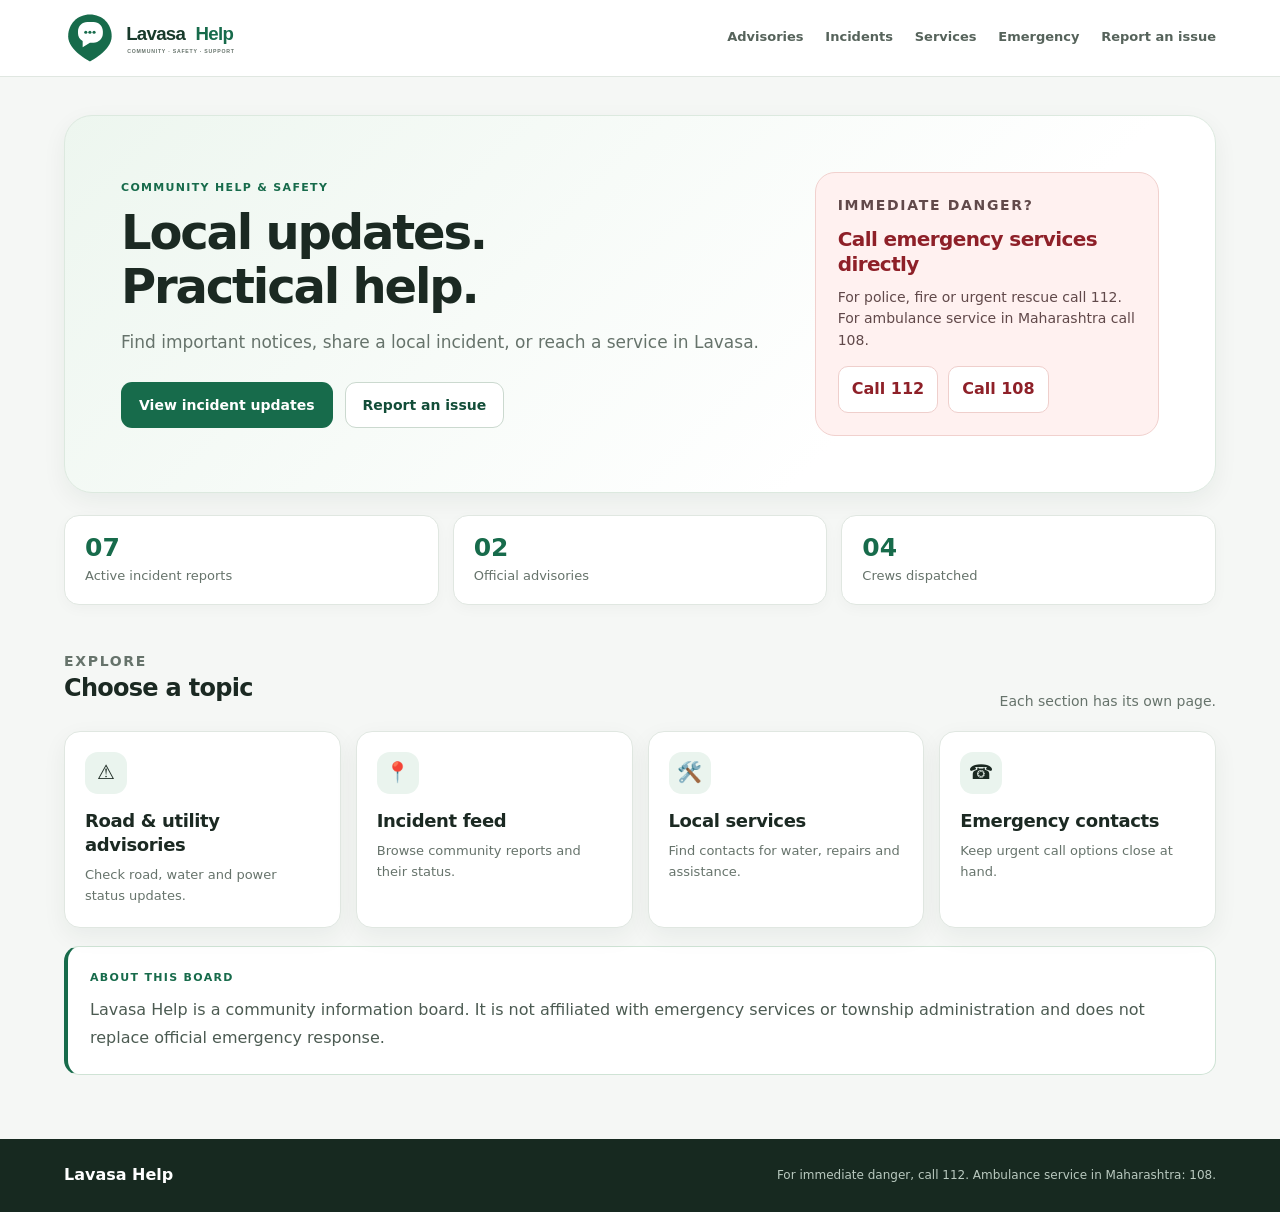
<file: index.html>
<!doctype html>
<html lang="en">
<head>
  <meta charset="utf-8">
  <meta name="viewport" content="width=device-width, initial-scale=1">
  <meta name="description" content="Community updates, local services and emergency contacts for Lavasa.">
  <title>Lavasa Help | Community support</title>
  <link rel="stylesheet" href="./lavasa.css">
  <script src="./lavasa.js" defer></script>
<link rel="icon" type="image/svg+xml" href="./lavasa-logo.svg"></head>
<body data-page="home">
  <header class="site-header"><div class="header-inner">
    <a class="brand" href="./lavasa-help.html" aria-label="Lavasa Help home"><img src="./lavasa-logo.svg" alt="Lavasa Help"></a>
    <nav class="site-nav" aria-label="Main navigation">
      <a data-page-link="advisories" href="./advisories.html">Advisories</a>
      <a data-page-link="incidents" href="./incidents.html">Incidents</a>
      <a data-page-link="services" href="./services.html">Services</a>
      <a data-page-link="emergency" href="./emergency.html">Emergency</a>
      <a data-page-link="report" href="./report.html">Report an issue</a>
    </nav>
  </div></header>
  <main class="container">
    <section class="hero">
      <div>
        <p class="eyebrow">Community help &amp; safety</p>
        <h1>Local updates.<br>Practical help.</h1>
        <p class="lead">Find important notices, share a local incident, or reach a service in Lavasa.</p>
        <div class="hero-actions"><a class="button button-primary" href="./incidents.html">View incident updates</a><a class="button button-secondary" href="./report.html">Report an issue</a></div>
      </div>
      <aside class="urgent-box">
        <p class="eyebrow">Immediate danger?</p>
        <h2>Call emergency services directly</h2>
        <p>For police, fire or urgent rescue call 112. For ambulance service in Maharashtra call 108.</p>
        <div class="call-row"><a class="call-chip" href="tel:112">Call 112</a><a class="call-chip" href="tel:108">Call 108</a></div>
      </aside>
    </section>
    <section class="metrics" aria-label="Community overview">
      <div class="metric"><strong>07</strong><span>Active incident reports</span></div>
      <div class="metric"><strong>02</strong><span>Official advisories</span></div>
      <div class="metric"><strong>04</strong><span>Crews dispatched</span></div>
    </section>
    <section>
      <div class="section-head"><div><p class="eyebrow">Explore</p><h2>Choose a topic</h2></div><p>Each section has its own page.</p></div>
      <div class="topic-grid">
        <a class="topic-card" href="./advisories.html"><span class="topic-icon">⚠️</span><h3>Road &amp; utility advisories</h3><p>Check road, water and power status updates.</p></a>
        <a class="topic-card" href="./incidents.html"><span class="topic-icon">📍</span><h3>Incident feed</h3><p>Browse community reports and their status.</p></a>
        <a class="topic-card" href="./services.html"><span class="topic-icon">🛠️</span><h3>Local services</h3><p>Find contacts for water, repairs and assistance.</p></a>
        <a class="topic-card" href="./emergency.html"><span class="topic-icon">☎️</span><h3>Emergency contacts</h3><p>Keep urgent call options close at hand.</p></a>
      </div>
    </section>
    <section class="notice"><p class="eyebrow">About this board</p><p>Lavasa Help is a community information board. It is not affiliated with emergency services or township administration and does not replace official emergency response.</p></section>
  </main>
  <footer class="site-footer"><div class="footer-inner"><span class="footer-brand">Lavasa Help</span><p>For immediate danger, call 112. Ambulance service in Maharashtra: 108.</p></div></footer>
</body>
</html>
</file>
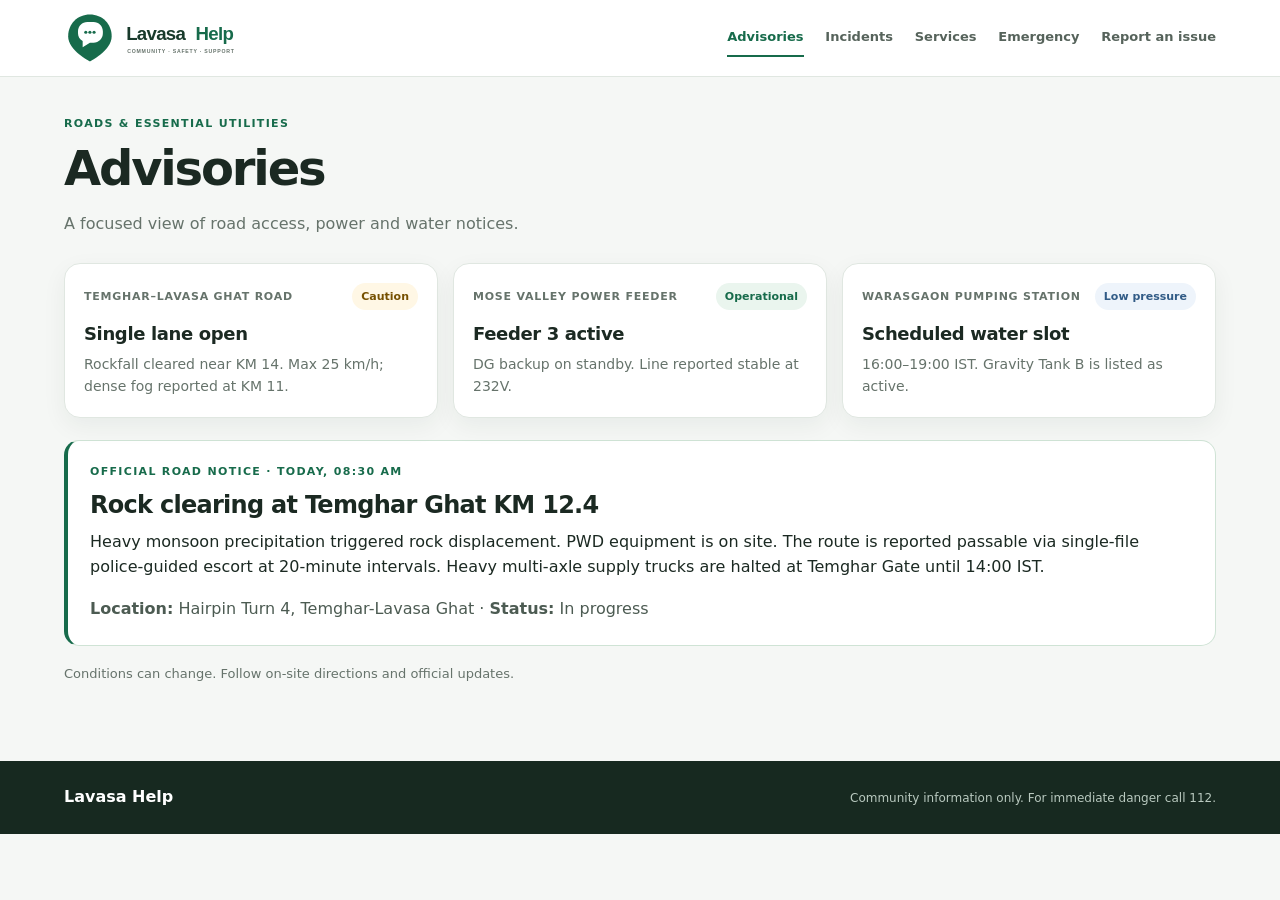
<file: advisories.html>
<!doctype html>
<html lang="en">
<head><meta charset="utf-8"><meta name="viewport" content="width=device-width, initial-scale=1"><meta name="description" content="Road, water and power advisories for Lavasa."><title>Advisories | Lavasa Help</title><link rel="stylesheet" href="./lavasa.css"><script src="./lavasa.js" defer></script><link rel="icon" type="image/svg+xml" href="./lavasa-logo.svg"></head>
<body data-page="advisories">
  <header class="site-header"><div class="header-inner"><a class="brand" href="./lavasa-help.html" aria-label="Lavasa Help home"><img src="./lavasa-logo.svg" alt="Lavasa Help"></a><nav class="site-nav" aria-label="Main navigation"><a data-page-link="advisories" href="./advisories.html">Advisories</a><a data-page-link="incidents" href="./incidents.html">Incidents</a><a data-page-link="services" href="./services.html">Services</a><a data-page-link="emergency" href="./emergency.html">Emergency</a><a data-page-link="report" href="./report.html">Report an issue</a></nav></div></header>
  <main class="container">
    <section class="page-intro"><p class="eyebrow">Roads &amp; essential utilities</p><h1>Advisories</h1><p class="lead">A focused view of road access, power and water notices.</p></section>
    <section class="status-grid" aria-label="Current infrastructure notices">
      <article class="status-card"><div class="status-top"><span class="status-label">Temghar–Lavasa Ghat Road</span><span class="badge badge-warn">Caution</span></div><h3>Single lane open</h3><p>Rockfall cleared near KM 14. Max 25 km/h; dense fog reported at KM 11.</p></article>
      <article class="status-card"><div class="status-top"><span class="status-label">Mose Valley power feeder</span><span class="badge badge-good">Operational</span></div><h3>Feeder 3 active</h3><p>DG backup on standby. Line reported stable at 232V.</p></article>
      <article class="status-card"><div class="status-top"><span class="status-label">Warasgaon pumping station</span><span class="badge badge-info">Low pressure</span></div><h3>Scheduled water slot</h3><p>16:00–19:00 IST. Gravity Tank B is listed as active.</p></article>
    </section>
    <section class="notice"><p class="eyebrow">Official road notice · Today, 08:30 AM</p><h2>Rock clearing at Temghar Ghat KM 12.4</h2><p>Heavy monsoon precipitation triggered rock displacement. PWD equipment is on site. The route is reported passable via single-file police-guided escort at 20-minute intervals. Heavy multi-axle supply trucks are halted at Temghar Gate until 14:00 IST.</p><p><strong>Location:</strong> Hairpin Turn 4, Temghar-Lavasa Ghat · <strong>Status:</strong> In progress</p></section>
    <p class="form-note" style="margin-top:18px">Conditions can change. Follow on-site directions and official updates.</p>
  </main>
  <footer class="site-footer"><div class="footer-inner"><span class="footer-brand">Lavasa Help</span><p>Community information only. For immediate danger call 112.</p></div></footer>
</body></html>
</file>
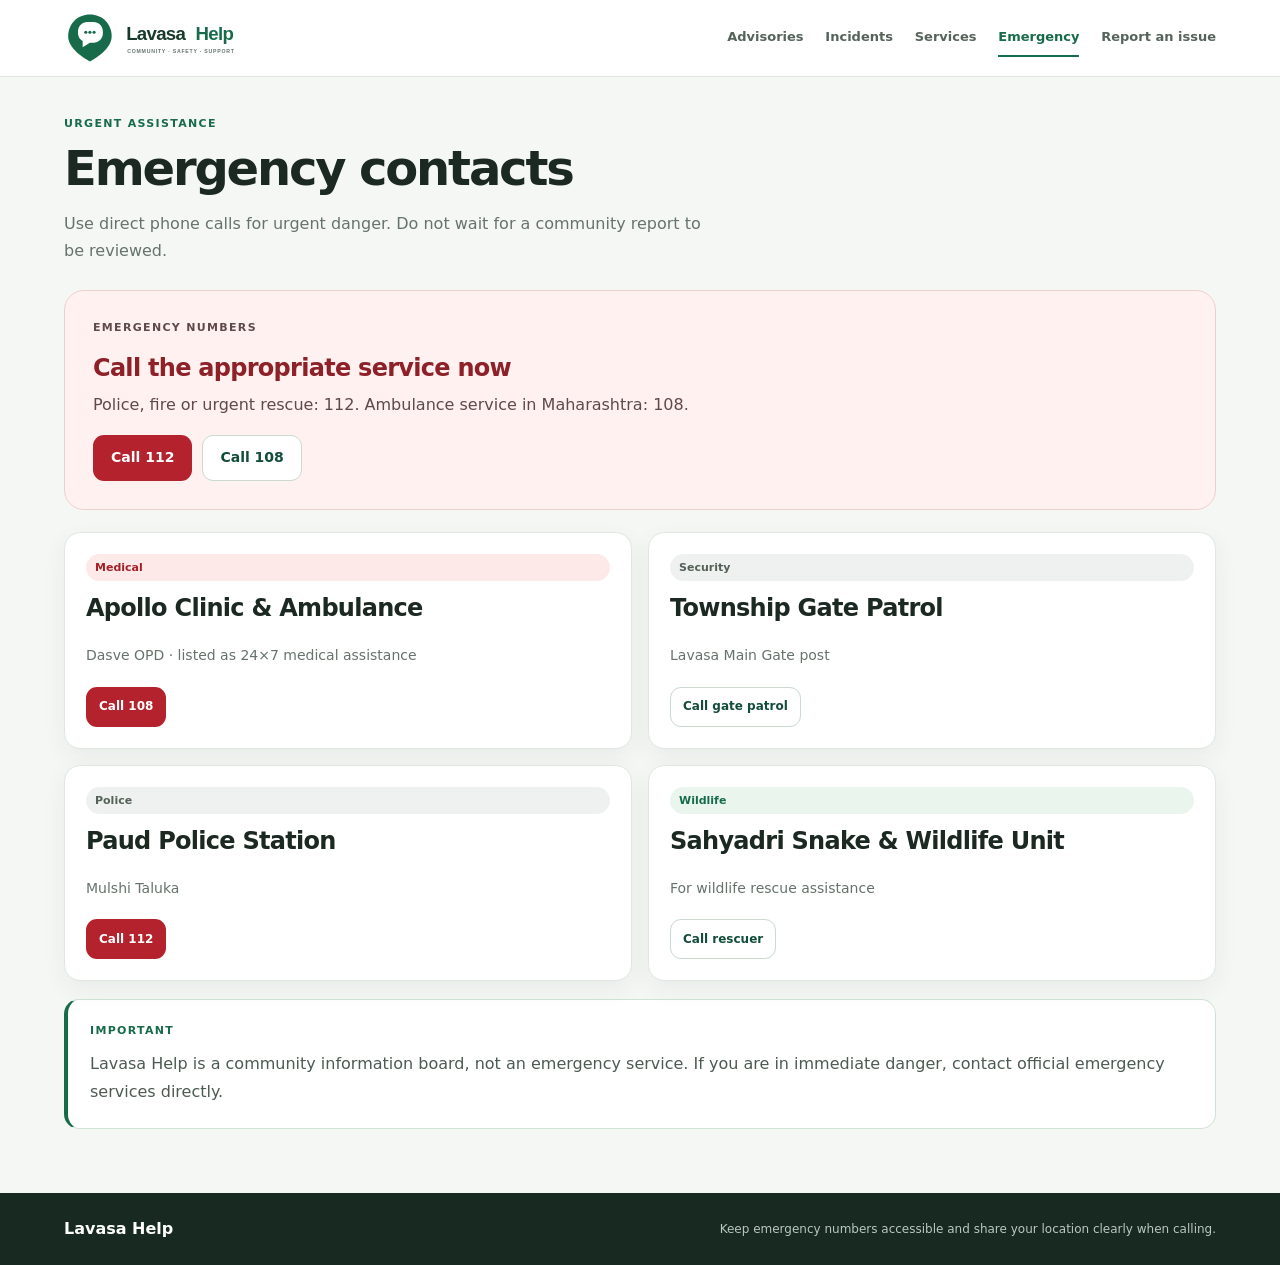
<file: emergency.html>
<!doctype html>
<html lang="en">
<head><meta charset="utf-8"><meta name="viewport" content="width=device-width, initial-scale=1"><meta name="description" content="Emergency call information and quick dial contacts for Lavasa."><title>Emergency contacts | Lavasa Help</title><link rel="stylesheet" href="./lavasa.css"><script src="./lavasa.js" defer></script><link rel="icon" type="image/svg+xml" href="./lavasa-logo.svg"></head>
<body data-page="emergency">
  <header class="site-header"><div class="header-inner"><a class="brand" href="./lavasa-help.html" aria-label="Lavasa Help home"><img src="./lavasa-logo.svg" alt="Lavasa Help"></a><nav class="site-nav" aria-label="Main navigation"><a data-page-link="advisories" href="./advisories.html">Advisories</a><a data-page-link="incidents" href="./incidents.html">Incidents</a><a data-page-link="services" href="./services.html">Services</a><a data-page-link="emergency" href="./emergency.html">Emergency</a><a data-page-link="report" href="./report.html">Report an issue</a></nav></div></header>
  <main class="container">
    <section class="page-intro"><p class="eyebrow">Urgent assistance</p><h1>Emergency contacts</h1><p class="lead">Use direct phone calls for urgent danger. Do not wait for a community report to be reviewed.</p></section>
    <section class="emergency-hero"><p class="eyebrow">Emergency numbers</p><h2>Call the appropriate service now</h2><p>Police, fire or urgent rescue: 112. Ambulance service in Maharashtra: 108.</p><div class="call-row"><a class="button button-danger" href="tel:112">Call 112</a><a class="button button-secondary" href="tel:108">Call 108</a></div></section>
    <section class="contact-grid" aria-label="Local emergency contacts">
      <article class="contact-card"><span class="badge badge-danger">Medical</span><h2>Apollo Clinic &amp; Ambulance</h2><p>Dasve OPD · listed as 24×7 medical assistance</p><div class="contact-actions"><a class="button button-danger" href="tel:108">Call 108</a></div></article>
      <article class="contact-card"><span class="badge badge-neutral">Security</span><h2>Township Gate Patrol</h2><p>Lavasa Main Gate post</p><div class="contact-actions"><a class="button button-secondary" href="tel:+912066540001">Call gate patrol</a></div></article>
      <article class="contact-card"><span class="badge badge-neutral">Police</span><h2>Paud Police Station</h2><p>Mulshi Taluka</p><div class="contact-actions"><a class="button button-danger" href="tel:112">Call 112</a></div></article>
      <article class="contact-card"><span class="badge badge-good">Wildlife</span><h2>Sahyadri Snake &amp; Wildlife Unit</h2><p>For wildlife rescue assistance</p><div class="contact-actions"><a class="button button-secondary" href="tel:+919822340012">Call rescuer</a></div></article>
    </section>
    <section class="notice"><p class="eyebrow">Important</p><p>Lavasa Help is a community information board, not an emergency service. If you are in immediate danger, contact official emergency services directly.</p></section>
  </main>
  <footer class="site-footer"><div class="footer-inner"><span class="footer-brand">Lavasa Help</span><p>Keep emergency numbers accessible and share your location clearly when calling.</p></div></footer>
</body></html>
</file>
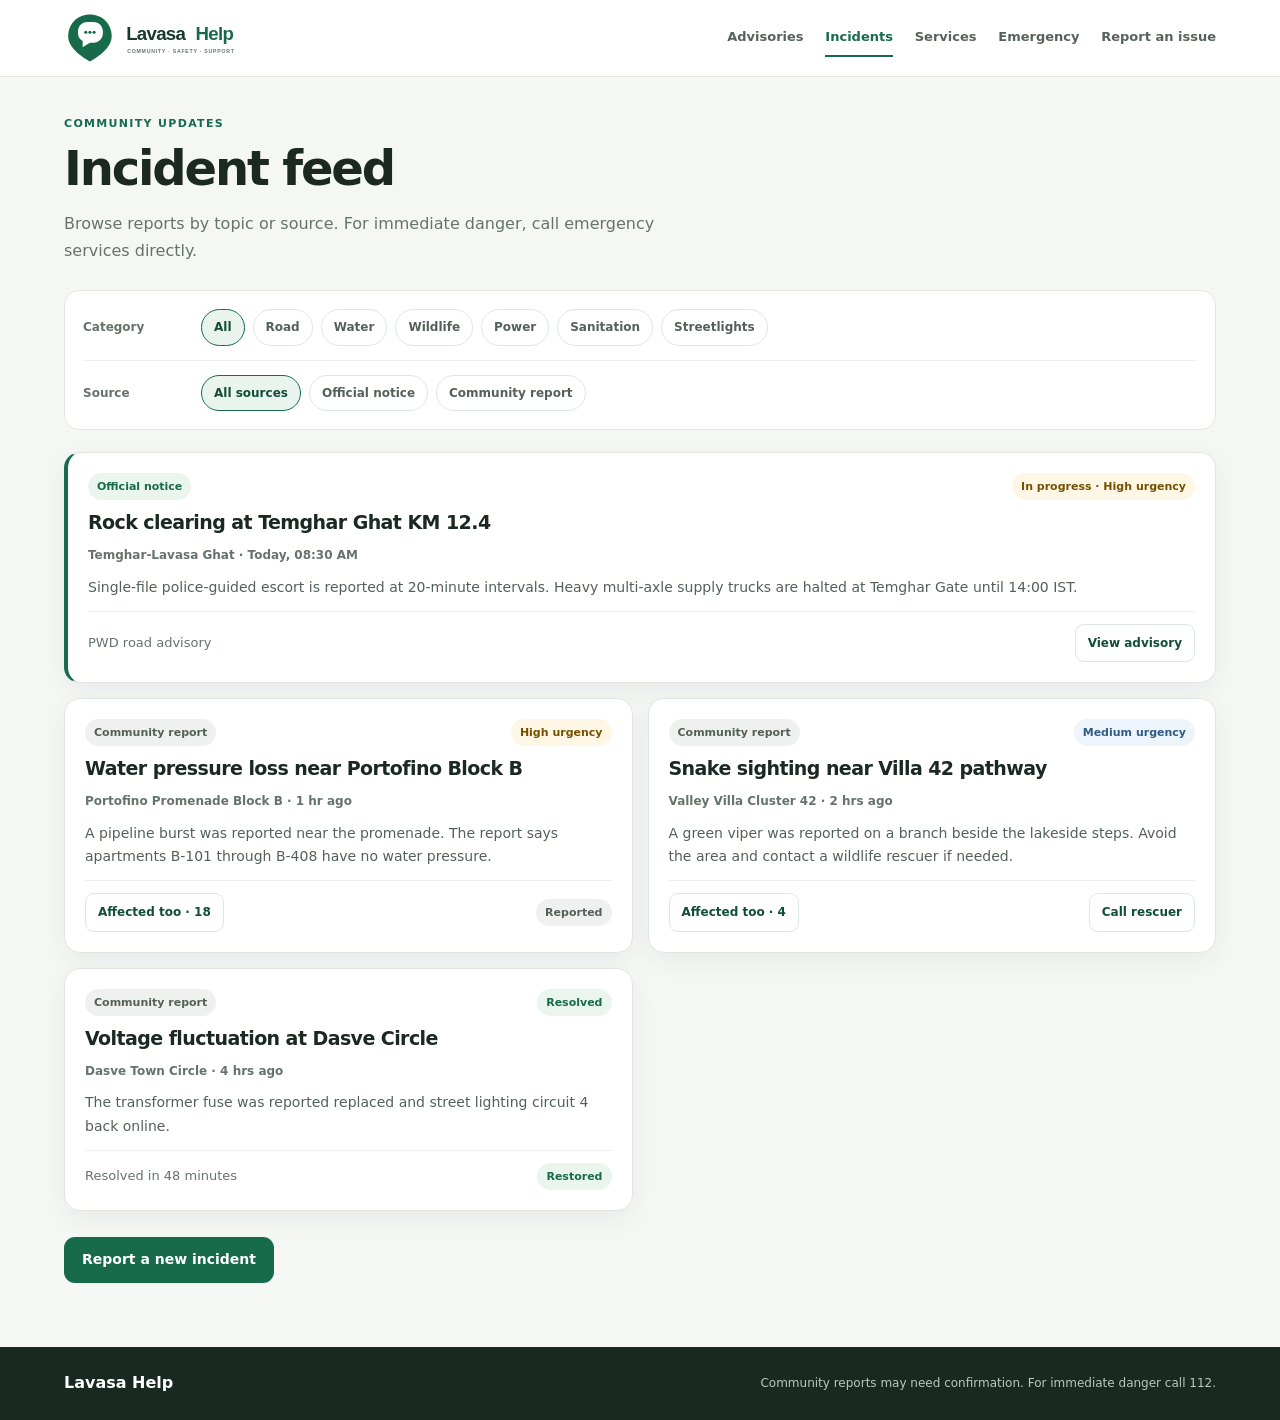
<file: incidents.html>
<!doctype html>
<html lang="en">
<head><meta charset="utf-8"><meta name="viewport" content="width=device-width, initial-scale=1"><meta name="description" content="Community incident reports and official notices in Lavasa."><title>Incident feed | Lavasa Help</title><link rel="stylesheet" href="./lavasa.css"><script src="./lavasa.js" defer></script><link rel="icon" type="image/svg+xml" href="./lavasa-logo.svg"></head>
<body data-page="incidents">
  <header class="site-header"><div class="header-inner"><a class="brand" href="./lavasa-help.html" aria-label="Lavasa Help home"><img src="./lavasa-logo.svg" alt="Lavasa Help"></a><nav class="site-nav" aria-label="Main navigation"><a data-page-link="advisories" href="./advisories.html">Advisories</a><a data-page-link="incidents" href="./incidents.html">Incidents</a><a data-page-link="services" href="./services.html">Services</a><a data-page-link="emergency" href="./emergency.html">Emergency</a><a data-page-link="report" href="./report.html">Report an issue</a></nav></div></header>
  <main class="container">
    <section class="page-intro"><p class="eyebrow">Community updates</p><h1>Incident feed</h1><p class="lead">Browse reports by topic or source. For immediate danger, call emergency services directly.</p></section>
    <section class="filter-panel" aria-label="Filter incidents">
      <div class="filter-group"><span class="filter-label">Category</span><button class="filter-button active" data-category-filter="all">All</button><button class="filter-button" data-category-filter="road">Road</button><button class="filter-button" data-category-filter="water">Water</button><button class="filter-button" data-category-filter="wildlife">Wildlife</button><button class="filter-button" data-category-filter="power">Power</button><button class="filter-button" data-category-filter="garbage">Sanitation</button><button class="filter-button" data-category-filter="streetlights">Streetlights</button></div>
      <div class="filter-group"><span class="filter-label">Source</span><button class="filter-button active" data-source-filter="all">All sources</button><button class="filter-button" data-source-filter="official">Official notice</button><button class="filter-button" data-source-filter="community">Community report</button></div>
    </section>
    <section class="submitted-reports" id="submittedReportsSection" hidden aria-label="Reports submitted from this device">
      <div class="section-head"><div><p class="eyebrow">New reports</p><h2>Your submitted reports</h2></div><p>Saved in this browser only</p></div>
      <div class="incident-list" id="reportedIncidents"></div>
    </section>
    <section class="incident-list" aria-label="Incident reports">
      <article class="incident-card featured" data-incident-card data-category="road" data-source="official"><div class="incident-meta"><span class="badge badge-good">Official notice</span><span class="badge badge-warn">In progress · High urgency</span></div><h2>Rock clearing at Temghar Ghat KM 12.4</h2><span class="incident-location">Temghar-Lavasa Ghat · Today, 08:30 AM</span><p>Single-file police-guided escort is reported at 20-minute intervals. Heavy multi-axle supply trucks are halted at Temghar Gate until 14:00 IST.</p><div class="incident-actions"><span class="form-note">PWD road advisory</span><a class="text-button" href="./advisories.html">View advisory</a></div></article>
      <article class="incident-card" data-incident-card data-category="water" data-source="community"><div class="incident-meta"><span class="badge badge-neutral">Community report</span><span class="badge badge-warn">High urgency</span></div><h2>Water pressure loss near Portofino Block B</h2><span class="incident-location">Portofino Promenade Block B · 1 hr ago</span><p>A pipeline burst was reported near the promenade. The report says apartments B-101 through B-408 have no water pressure.</p><div class="incident-actions"><button class="text-button" data-affected data-count="18">Affected too · 18</button><span class="badge badge-neutral">Reported</span></div></article>
      <article class="incident-card" data-incident-card data-category="wildlife" data-source="community"><div class="incident-meta"><span class="badge badge-neutral">Community report</span><span class="badge badge-info">Medium urgency</span></div><h2>Snake sighting near Villa 42 pathway</h2><span class="incident-location">Valley Villa Cluster 42 · 2 hrs ago</span><p>A green viper was reported on a branch beside the lakeside steps. Avoid the area and contact a wildlife rescuer if needed.</p><div class="incident-actions"><button class="text-button" data-affected data-count="4">Affected too · 4</button><a class="text-button" href="tel:+919822340012">Call rescuer</a></div></article>
      <article class="incident-card" data-incident-card data-category="power" data-source="community"><div class="incident-meta"><span class="badge badge-neutral">Community report</span><span class="badge badge-good">Resolved</span></div><h2>Voltage fluctuation at Dasve Circle</h2><span class="incident-location">Dasve Town Circle · 4 hrs ago</span><p>The transformer fuse was reported replaced and street lighting circuit 4 back online.</p><div class="incident-actions"><span class="form-note">Resolved in 48 minutes</span><span class="badge badge-good">Restored</span></div></article>
    </section>
    <div class="empty-state" id="noIncidents" role="status">No reports match those filters.</div>
    <div class="hero-actions"><a class="button button-primary" href="./report.html">Report a new incident</a></div>
  </main>
  <footer class="site-footer"><div class="footer-inner"><span class="footer-brand">Lavasa Help</span><p>Community reports may need confirmation. For immediate danger call 112.</p></div></footer>
</body></html>
</file>
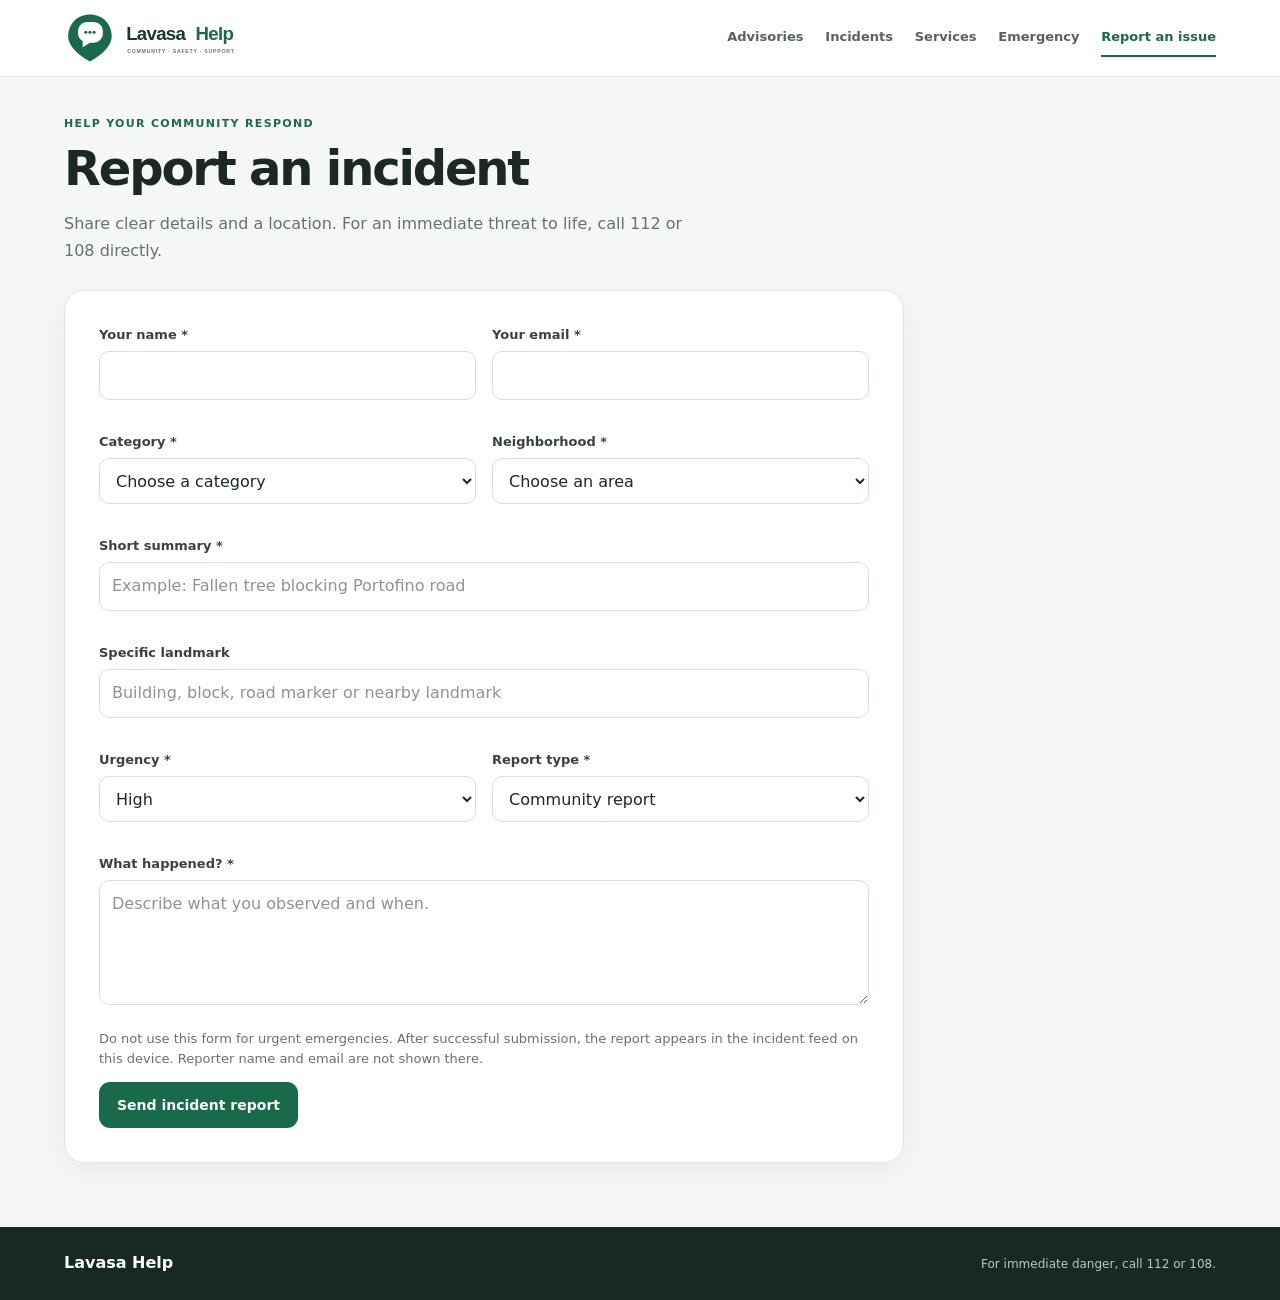
<file: report.html>
<!doctype html>
<html lang="en">
<head><meta charset="utf-8"><meta name="viewport" content="width=device-width, initial-scale=1"><meta name="description" content="Submit a community incident report for Lavasa."><title>Report an incident | Lavasa Help</title><link rel="stylesheet" href="./lavasa.css"><script src="./lavasa.js" defer></script><link rel="icon" type="image/svg+xml" href="./lavasa-logo.svg"></head>
<body data-page="report">
  <header class="site-header"><div class="header-inner"><a class="brand" href="./lavasa-help.html" aria-label="Lavasa Help home"><img src="./lavasa-logo.svg" alt="Lavasa Help"></a><nav class="site-nav" aria-label="Main navigation"><a data-page-link="advisories" href="./advisories.html">Advisories</a><a data-page-link="incidents" href="./incidents.html">Incidents</a><a data-page-link="services" href="./services.html">Services</a><a data-page-link="emergency" href="./emergency.html">Emergency</a><a data-page-link="report" href="./report.html">Report an issue</a></nav></div></header>
  <main class="container">
    <section class="page-intro"><p class="eyebrow">Help your community respond</p><h1>Report an incident</h1><p class="lead">Share clear details and a location. For an immediate threat to life, call 112 or 108 directly.</p></section>
    <form class="form-shell" id="incidentForm" action="https://api.web3forms.com/submit" method="POST">
      <input type="hidden" name="access_key" value="381ab9b3-d7e1-4acd-bbea-94b3b37f086c">
      <input type="hidden" name="subject" value="New incident report — Lavasa Help">
      <input type="checkbox" name="botcheck" tabindex="-1" autocomplete="off" style="display:none">
      <div class="form-grid">
        <div class="field"><label for="reporterName">Your name *</label><input id="reporterName" name="name" autocomplete="name" required></div>
        <div class="field"><label for="reporterEmail">Your email *</label><input id="reporterEmail" name="email" type="email" autocomplete="email" required></div>
        <div class="field"><label for="category">Category *</label><select id="category" name="category" required><option value="">Choose a category</option><option>Road or landslide</option><option>Water supply</option><option>Power</option><option>Garbage and sanitation</option><option>Streetlights</option><option>Wildlife</option></select></div>
        <div class="field"><label for="area">Neighborhood *</label><select id="area" name="area" required><option value="">Choose an area</option><option>Dasve Town Center</option><option>Portofino Street</option><option>Mugaon Sector</option><option>Valley Villa Clusters</option><option>Temghar Ghat Road</option></select></div>
        <div class="field full"><label for="title">Short summary *</label><input id="title" name="incident_title" maxlength="120" placeholder="Example: Fallen tree blocking Portofino road" required></div>
        <div class="field full"><label for="landmark">Specific landmark</label><input id="landmark" name="landmark" placeholder="Building, block, road marker or nearby landmark"></div>
        <div class="field"><label for="urgency">Urgency *</label><select id="urgency" name="urgency" required><option>Low</option><option>Medium</option><option selected>High</option><option>Critical</option></select></div>
        <div class="field"><label for="source">Report type *</label><select id="source" name="source_classification" required><option value="community">Community report</option><option value="official">Official advisory</option></select></div>
        <div class="field full"><label for="message">What happened? *</label><textarea id="message" name="message" placeholder="Describe what you observed and when." required></textarea></div>
      </div>
      <p class="form-note">Do not use this form for urgent emergencies. After successful submission, the report appears in the incident feed on this device. Reporter name and email are not shown there.</p>
      <button class="button button-primary" type="submit">Send incident report</button>
      <div class="form-status" id="formStatus" role="status" aria-live="polite"></div>
    </form>
  </main>
  <footer class="site-footer"><div class="footer-inner"><span class="footer-brand">Lavasa Help</span><p>For immediate danger, call 112 or 108.</p></div></footer>
</body></html>
</file>
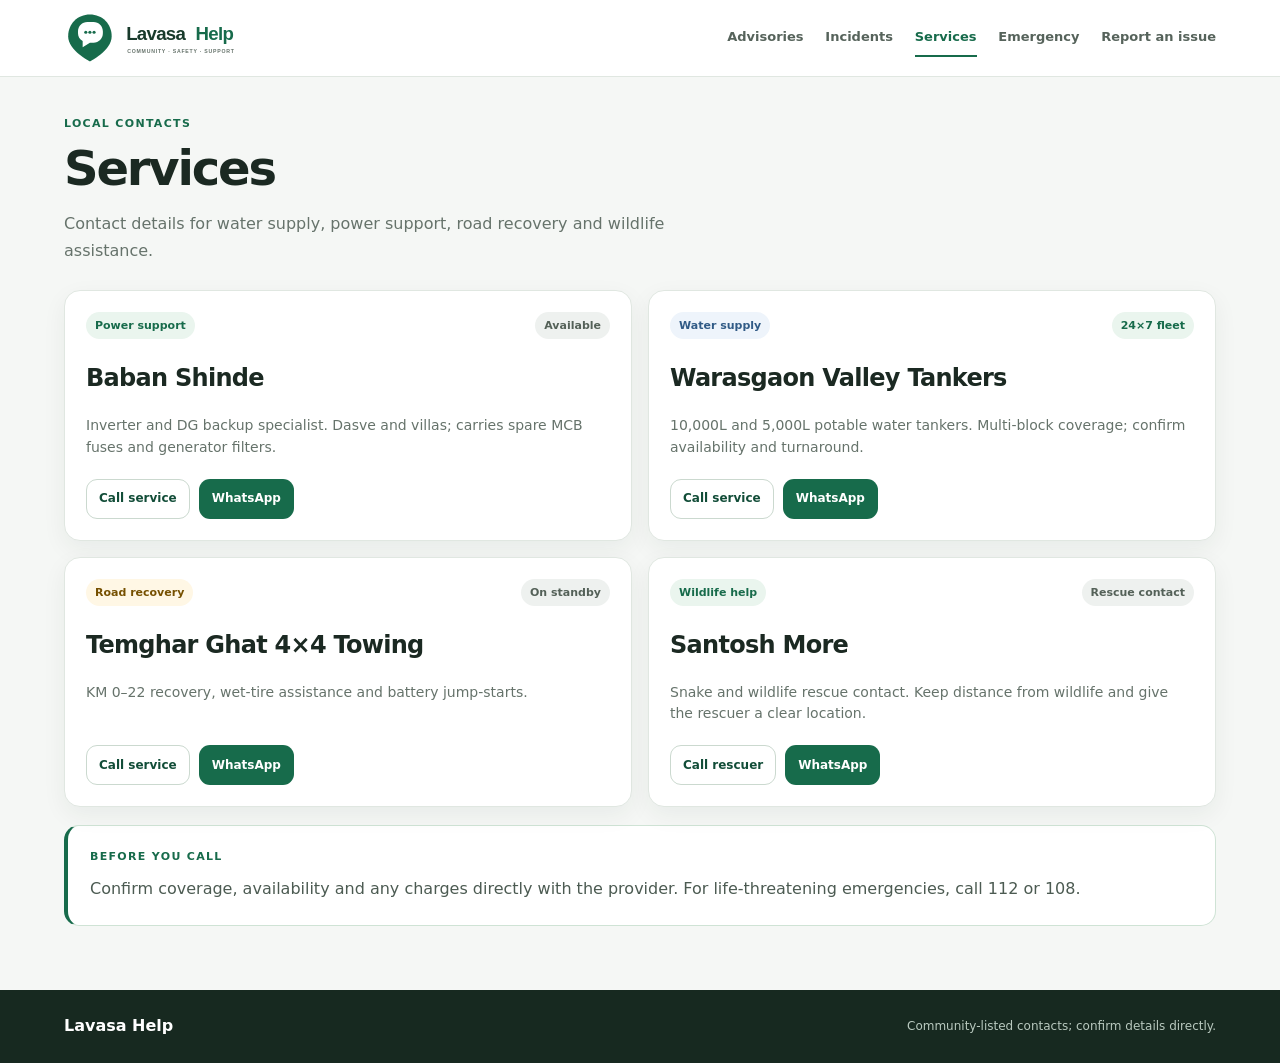
<file: services.html>
<!doctype html>
<html lang="en">
<head><meta charset="utf-8"><meta name="viewport" content="width=device-width, initial-scale=1"><meta name="description" content="Local service and essential supply contacts in Lavasa."><title>Local services | Lavasa Help</title><link rel="stylesheet" href="./lavasa.css"><script src="./lavasa.js" defer></script><link rel="icon" type="image/svg+xml" href="./lavasa-logo.svg"></head>
<body data-page="services">
  <header class="site-header"><div class="header-inner"><a class="brand" href="./lavasa-help.html" aria-label="Lavasa Help home"><img src="./lavasa-logo.svg" alt="Lavasa Help"></a><nav class="site-nav" aria-label="Main navigation"><a data-page-link="advisories" href="./advisories.html">Advisories</a><a data-page-link="incidents" href="./incidents.html">Incidents</a><a data-page-link="services" href="./services.html">Services</a><a data-page-link="emergency" href="./emergency.html">Emergency</a><a data-page-link="report" href="./report.html">Report an issue</a></nav></div></header>
  <main class="container">
    <section class="page-intro"><p class="eyebrow">Local contacts</p><h1>Services</h1><p class="lead">Contact details for water supply, power support, road recovery and wildlife assistance.</p></section>
    <section class="service-grid">
      <article class="contact-card"><div class="status-top"><span class="badge badge-good">Power support</span><span class="badge badge-neutral">Available</span></div><h2>Baban Shinde</h2><p>Inverter and DG backup specialist. Dasve and villas; carries spare MCB fuses and generator filters.</p><div class="contact-actions"><a class="button button-secondary" href="tel:+919822100045">Call service</a><a class="button button-primary" href="https://wa.me/919822100045" target="_blank" rel="noopener">WhatsApp</a></div></article>
      <article class="contact-card"><div class="status-top"><span class="badge badge-info">Water supply</span><span class="badge badge-good">24×7 fleet</span></div><h2>Warasgaon Valley Tankers</h2><p>10,000L and 5,000L potable water tankers. Multi-block coverage; confirm availability and turnaround.</p><div class="contact-actions"><a class="button button-secondary" href="tel:+919822900088">Call service</a><a class="button button-primary" href="https://wa.me/919822900088" target="_blank" rel="noopener">WhatsApp</a></div></article>
      <article class="contact-card"><div class="status-top"><span class="badge badge-warn">Road recovery</span><span class="badge badge-neutral">On standby</span></div><h2>Temghar Ghat 4×4 Towing</h2><p>KM 0–22 recovery, wet-tire assistance and battery jump-starts.</p><div class="contact-actions"><a class="button button-secondary" href="tel:+919890123456">Call service</a><a class="button button-primary" href="https://wa.me/919890123456" target="_blank" rel="noopener">WhatsApp</a></div></article>
      <article class="contact-card"><div class="status-top"><span class="badge badge-good">Wildlife help</span><span class="badge badge-neutral">Rescue contact</span></div><h2>Santosh More</h2><p>Snake and wildlife rescue contact. Keep distance from wildlife and give the rescuer a clear location.</p><div class="contact-actions"><a class="button button-secondary" href="tel:+919822340012">Call rescuer</a><a class="button button-primary" href="https://wa.me/919822340012" target="_blank" rel="noopener">WhatsApp</a></div></article>
    </section>
    <section class="notice"><p class="eyebrow">Before you call</p><p>Confirm coverage, availability and any charges directly with the provider. For life-threatening emergencies, call 112 or 108.</p></section>
  </main>
  <footer class="site-footer"><div class="footer-inner"><span class="footer-brand">Lavasa Help</span><p>Community-listed contacts; confirm details directly.</p></div></footer>
</body></html>
</file>
<file: lavasa.css>
:root{--green:#176b4b;--green-dark:#124d38;--green-soft:#eaf4ee;--ink:#1b2922;--muted:#66736b;--line:#e0e7e1;--paper:#fff;--canvas:#f5f7f5;--red:#b4232d;--red-soft:#fff1f0;--gold:#916000;--gold-soft:#fff7e5;--shadow:0 8px 24px rgba(23,51,35,.06)}
*{box-sizing:border-box}
html{scroll-behavior:smooth}
body{margin:0;background:var(--canvas);color:var(--ink);font-family:Inter,ui-sans-serif,system-ui,-apple-system,"Segoe UI",sans-serif;line-height:1.55}
a{color:inherit;text-decoration:none}
button,input,select,textarea{font:inherit}
a:focus-visible,button:focus-visible,input:focus-visible,select:focus-visible,textarea:focus-visible{outline:3px solid #8ac8a8;outline-offset:3px}
.site-header{position:sticky;top:0;z-index:20;background:rgba(255,255,255,.96);border-bottom:1px solid var(--line);backdrop-filter:blur(12px)}
.header-inner{max-width:1200px;min-height:76px;padding:12px 24px;margin:auto;display:flex;align-items:center;justify-content:space-between;gap:24px}
.brand{display:flex;align-items:center;gap:11px;flex:none;font-weight:800;letter-spacing:-.04em;color:var(--green-dark);font-size:19px}
.brand img{display:block;width:228px;max-width:100%;height:auto}
.brand-mark{width:40px;height:40px;border-radius:13px;background:var(--green);color:#fff;display:grid;place-items:center;font-size:14px;letter-spacing:0}
.brand small{display:block;color:var(--muted);font-size:11px;font-weight:600;letter-spacing:.02em}
.site-nav{display:flex;align-items:center;justify-content:center;gap:clamp(10px,1.7vw,23px);flex-wrap:wrap}
.site-nav a{font-size:13px;font-weight:650;color:#56635b;padding:8px 0;border-bottom:2px solid transparent}
.site-nav a:hover,.site-nav a.active{color:var(--green);border-color:var(--green)}
.container{max-width:1200px;margin:0 auto;padding:38px 24px 64px}
.eyebrow{margin:0 0 10px;color:var(--green);font-size:11px;font-weight:800;letter-spacing:.12em;text-transform:uppercase}
h1,h2,h3,p{margin-top:0}
h1{margin-bottom:14px;font-size:clamp(32px,4vw,48px);line-height:1.12;letter-spacing:-.045em}
h2{font-size:24px;line-height:1.25;letter-spacing:-.03em;margin-bottom:10px}
h3{font-size:18px;line-height:1.35;letter-spacing:-.02em;margin-bottom:8px}
.lead{max-width:650px;color:var(--muted);font-size:17px;line-height:1.7;margin-bottom:0}
.hero{display:grid;grid-template-columns:minmax(0,1.45fr) minmax(270px,.75fr);gap:28px;align-items:center;padding:clamp(28px,5vw,56px);border:1px solid #dce9df;border-radius:28px;background:linear-gradient(135deg,#edf6ef 0%,#fff 72%);box-shadow:var(--shadow)}
.hero-actions{display:flex;gap:12px;flex-wrap:wrap;margin-top:26px}
.button{display:inline-flex;align-items:center;justify-content:center;gap:8px;min-height:46px;padding:11px 17px;border:1px solid transparent;border-radius:11px;font-size:14px;font-weight:750;cursor:pointer;transition:.18s ease}
.button:hover{transform:translateY(-1px)}
.button-primary{background:var(--green);color:#fff}.button-primary:hover{background:var(--green-dark)}
.button-secondary{background:#fff;color:var(--green-dark);border-color:#cbd9cf}.button-secondary:hover{background:#f6faf7}
.button-danger{background:var(--red);color:#fff}.button-danger:hover{background:#951c25}
.urgent-box{padding:22px;border:1px solid #f1d1ce;border-radius:20px;background:var(--red-soft)}
.urgent-box h2{font-size:20px;color:#8e2028}
.urgent-box p{color:#61494a;font-size:14px}
.call-row{display:flex;gap:10px;flex-wrap:wrap}
.call-chip{display:inline-flex;align-items:center;gap:7px;padding:10px 13px;border-radius:10px;background:#fff;color:#8e2028;border:1px solid #efcfcc;font-weight:800}
.metrics{display:grid;grid-template-columns:repeat(3,1fr);gap:14px;margin:22px 0 46px}
.metric{padding:18px 20px;border:1px solid var(--line);border-radius:15px;background:#fff;box-shadow:0 4px 14px rgba(20,45,32,.03)}
.metric strong{display:block;color:var(--green);font-size:25px;line-height:1.1}.metric span{display:block;margin-top:5px;color:var(--muted);font-size:13px}
.section-head{display:flex;align-items:end;justify-content:space-between;gap:16px;margin:0 0 18px}
.section-head p{margin:0;color:var(--muted);font-size:14px}
.topic-grid{display:grid;grid-template-columns:repeat(4,minmax(0,1fr));gap:15px}
.topic-card,.card,.incident-card,.contact-card,.status-card{border:1px solid var(--line);border-radius:16px;background:var(--paper);box-shadow:var(--shadow)}
.topic-card{display:block;padding:20px;transition:transform .18s ease,border-color .18s ease}
.topic-card:hover{transform:translateY(-3px);border-color:#a9c9b3}
.topic-icon{display:grid;place-items:center;width:42px;height:42px;border-radius:13px;background:var(--green-soft);font-size:20px;margin-bottom:15px}
.topic-card p{margin:0;color:var(--muted);font-size:13px;line-height:1.6}
.page-intro{margin-bottom:26px}
.page-intro .lead{font-size:16px}
.status-grid{display:grid;grid-template-columns:repeat(3,minmax(0,1fr));gap:15px;margin:22px 0}
.status-card{padding:19px}
.status-top{display:flex;align-items:center;justify-content:space-between;gap:10px;margin-bottom:12px}
.status-label{font-size:11px;font-weight:800;letter-spacing:.07em;text-transform:uppercase;color:var(--muted)}
.badge{display:inline-flex;align-items:center;gap:5px;padding:5px 9px;border-radius:999px;font-size:11px;font-weight:800;white-space:nowrap}
.badge-warn{background:var(--gold-soft);color:#765000}.badge-good{background:#eaf5ee;color:#176b4b}.badge-info{background:#eef4fb;color:#315b86}.badge-neutral{background:#eef1ef;color:#546158}.badge-danger{background:#fde9e7;color:#a32029}
.status-card p{margin:0;color:var(--muted);font-size:14px}
.notice{padding:22px;border:1px solid #cfe3d5;border-left:4px solid var(--green);border-radius:15px;background:#fff;margin-top:18px}
.notice p:last-child{margin-bottom:0;color:#4c5b52;line-height:1.75}
.filter-panel{padding:18px;border:1px solid var(--line);border-radius:15px;background:#fff;margin:22px 0}
.filter-group{display:flex;align-items:center;gap:8px;flex-wrap:wrap}.filter-group+.filter-group{margin-top:14px;padding-top:14px;border-top:1px solid #edf0ed}
.filter-label{width:110px;color:var(--muted);font-size:12px;font-weight:750}
.filter-button{padding:8px 12px;border:1px solid var(--line);border-radius:999px;background:#fff;color:#536158;font-size:12px;font-weight:700;cursor:pointer}
.filter-button:hover,.filter-button.active{border-color:var(--green);background:var(--green-soft);color:var(--green-dark)}
.incident-list{display:grid;grid-template-columns:repeat(2,minmax(0,1fr));gap:15px}
.incident-card{padding:20px;display:flex;flex-direction:column;gap:11px}
.incident-card[hidden]{display:none}
.incident-card.featured{grid-column:1/-1;border-left:4px solid var(--green)}
.incident-meta{display:flex;align-items:center;justify-content:space-between;gap:12px;flex-wrap:wrap}
.incident-card h2{font-size:19px;margin:0}
.incident-card p{margin:0;color:#536158;font-size:14px;line-height:1.7}
.incident-location{font-size:12px;color:var(--muted);font-weight:700}
.incident-actions{display:flex;align-items:center;justify-content:space-between;gap:12px;flex-wrap:wrap;margin-top:auto;padding-top:12px;border-top:1px solid #edf0ed}
.text-button{border:1px solid var(--line);background:#fff;border-radius:9px;padding:9px 12px;color:var(--green-dark);font-size:12px;font-weight:750;cursor:pointer}
.text-button:hover{background:var(--green-soft)}
.empty-state{display:none;padding:25px;border:1px dashed #cbd6ce;border-radius:14px;color:var(--muted);text-align:center;background:#fff}
.service-grid,.contact-grid{display:grid;grid-template-columns:repeat(2,minmax(0,1fr));gap:16px}
.contact-card{padding:21px;display:flex;flex-direction:column;gap:12px}
.contact-card p{margin:0;color:var(--muted);font-size:14px}
.contact-actions{display:flex;gap:9px;flex-wrap:wrap;margin-top:auto;padding-top:8px}
.contact-actions .button{min-height:40px;padding:9px 12px;font-size:12px}
.emergency-hero{padding:28px;border-radius:20px;background:var(--red-soft);border:1px solid #f0d0cd;margin-bottom:22px}
.emergency-hero h2{color:#8e2028}
.emergency-hero p{color:#61494a;margin-bottom:17px}
.form-shell{max-width:840px;padding:clamp(20px,4vw,34px);border:1px solid var(--line);border-radius:20px;background:#fff;box-shadow:var(--shadow)}
.form-grid{display:grid;grid-template-columns:repeat(2,minmax(0,1fr));gap:16px}
.field{margin-bottom:16px}.field.full{grid-column:1/-1}
.field label{display:block;margin-bottom:6px;color:#36443b;font-size:13px;font-weight:750}
.field input,.field select,.field textarea{width:100%;min-height:46px;padding:11px 12px;border:1px solid #d5dfd7;border-radius:10px;background:#fff;color:var(--ink)}
.field textarea{min-height:125px;resize:vertical}
.field input::placeholder,.field textarea::placeholder{color:#8a968e}
.form-note{color:var(--muted);font-size:13px}
.form-status{margin:15px 0 0;padding:12px 14px;border-radius:10px;font-size:14px;font-weight:650}
.form-status:empty{display:none}.form-status.success{background:#eaf5ee;color:#176b4b}.form-status.error{background:#fff0ef;color:#a32029}
.site-footer{background:#172920;color:#e7eee9}
.footer-inner{max-width:1200px;margin:auto;padding:24px;display:flex;justify-content:space-between;gap:20px;align-items:center}
.footer-inner p{margin:0;color:#b9c9bf;font-size:12px}.footer-brand{font-weight:800;color:#fff}
@media(max-width:980px){.header-inner{flex-wrap:wrap;gap:12px}.site-nav{order:3;width:100%;justify-content:flex-start;padding:2px 0 4px}.hero{grid-template-columns:1fr .85fr}.topic-grid{grid-template-columns:repeat(2,minmax(0,1fr))}}
@media(max-width:700px){.header-inner{padding:12px 16px}.site-nav{overflow-x:auto;flex-wrap:nowrap;gap:18px}.site-nav a{white-space:nowrap}.container{padding:26px 16px 46px}.hero{grid-template-columns:1fr;padding:25px}.metrics{gap:9px;margin-bottom:34px}.metric{padding:14px}.metric strong{font-size:21px}.status-grid,.incident-list,.service-grid,.contact-grid{grid-template-columns:1fr}.incident-card.featured{grid-column:auto}.filter-label{width:100%}.footer-inner{align-items:flex-start;flex-direction:column;padding:22px 16px}}
@media(max-width:440px){.brand{font-size:17px}.brand img{width:205px}.brand-mark{width:36px;height:36px}.topic-grid{grid-template-columns:1fr}.metrics{grid-template-columns:1fr}.hero-actions .button{width:100%}.incident-meta{align-items:flex-start}.form-grid{grid-template-columns:1fr}.field.full{grid-column:auto}.call-row .call-chip{flex:1;justify-content:center}}
@media(prefers-reduced-motion:reduce){html{scroll-behavior:auto}*,*::before,*::after{transition-duration:.01ms!important;animation-duration:.01ms!important}}
</file>
